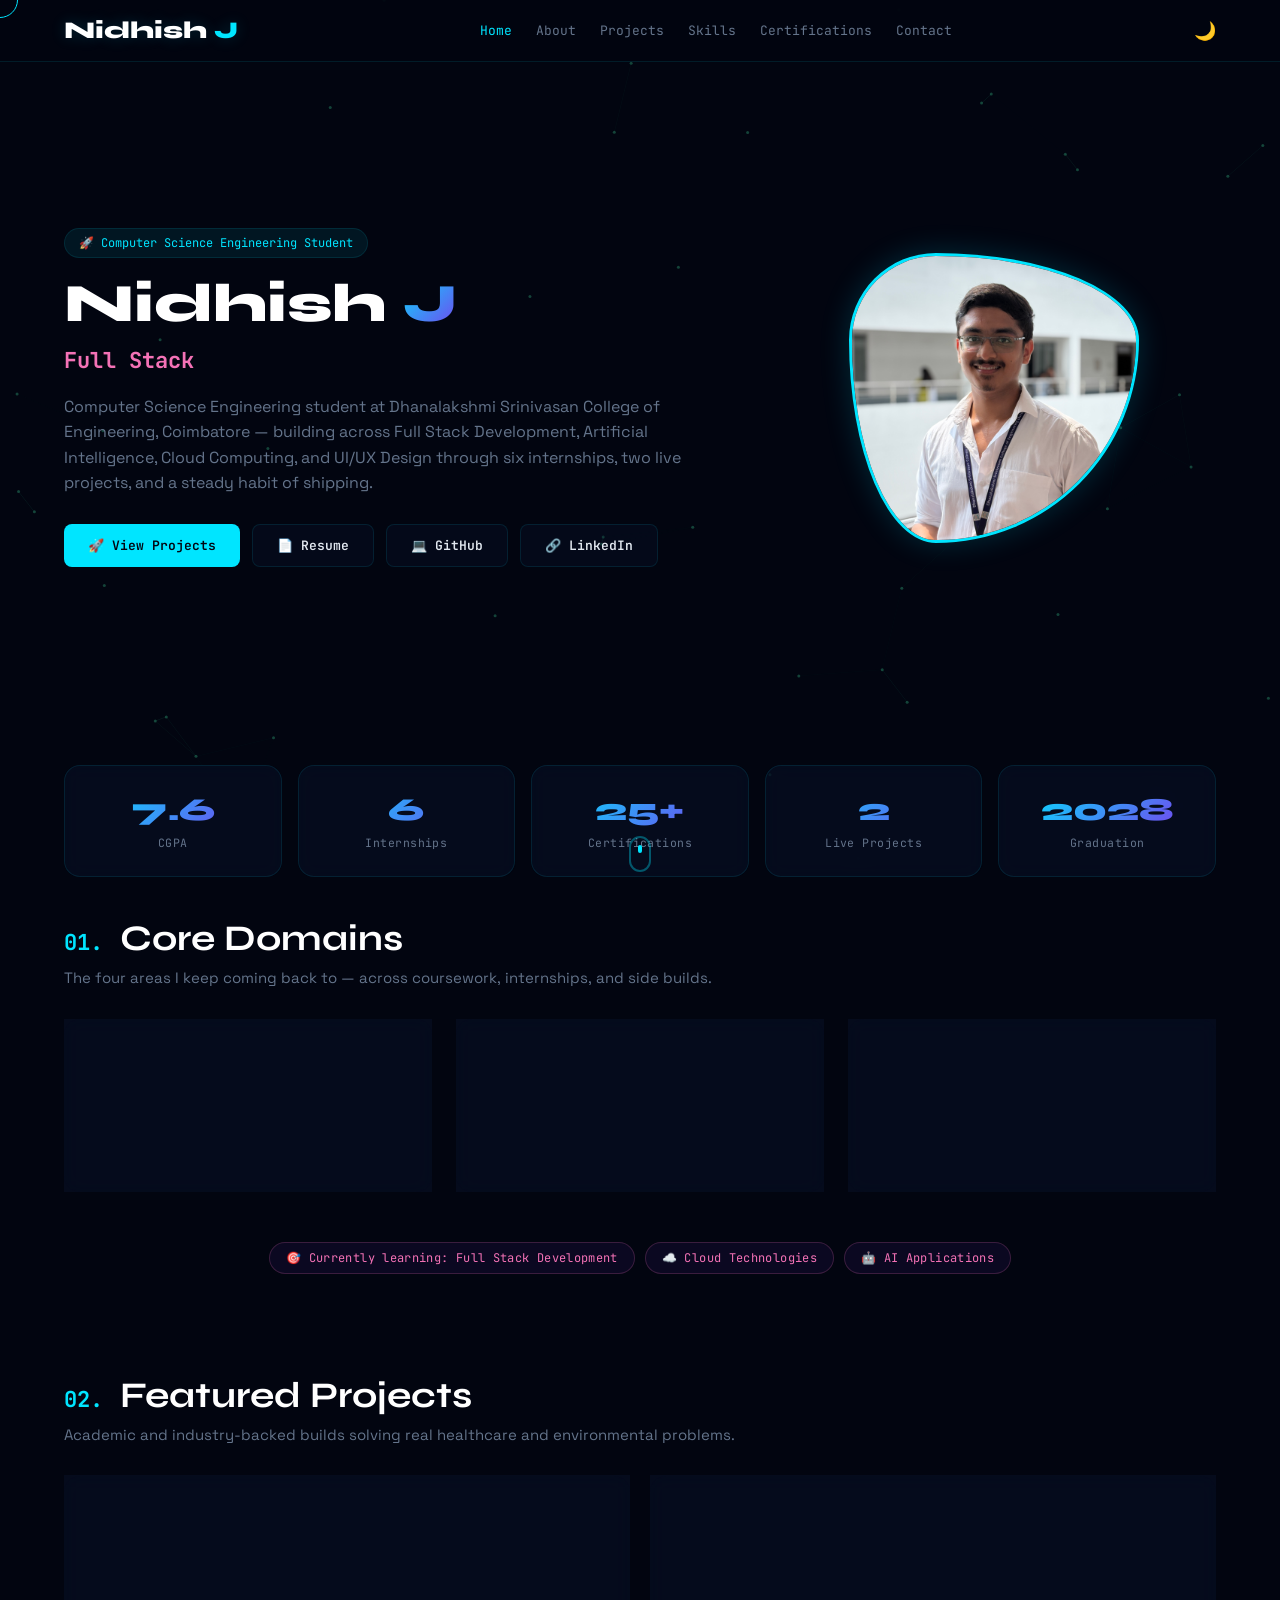
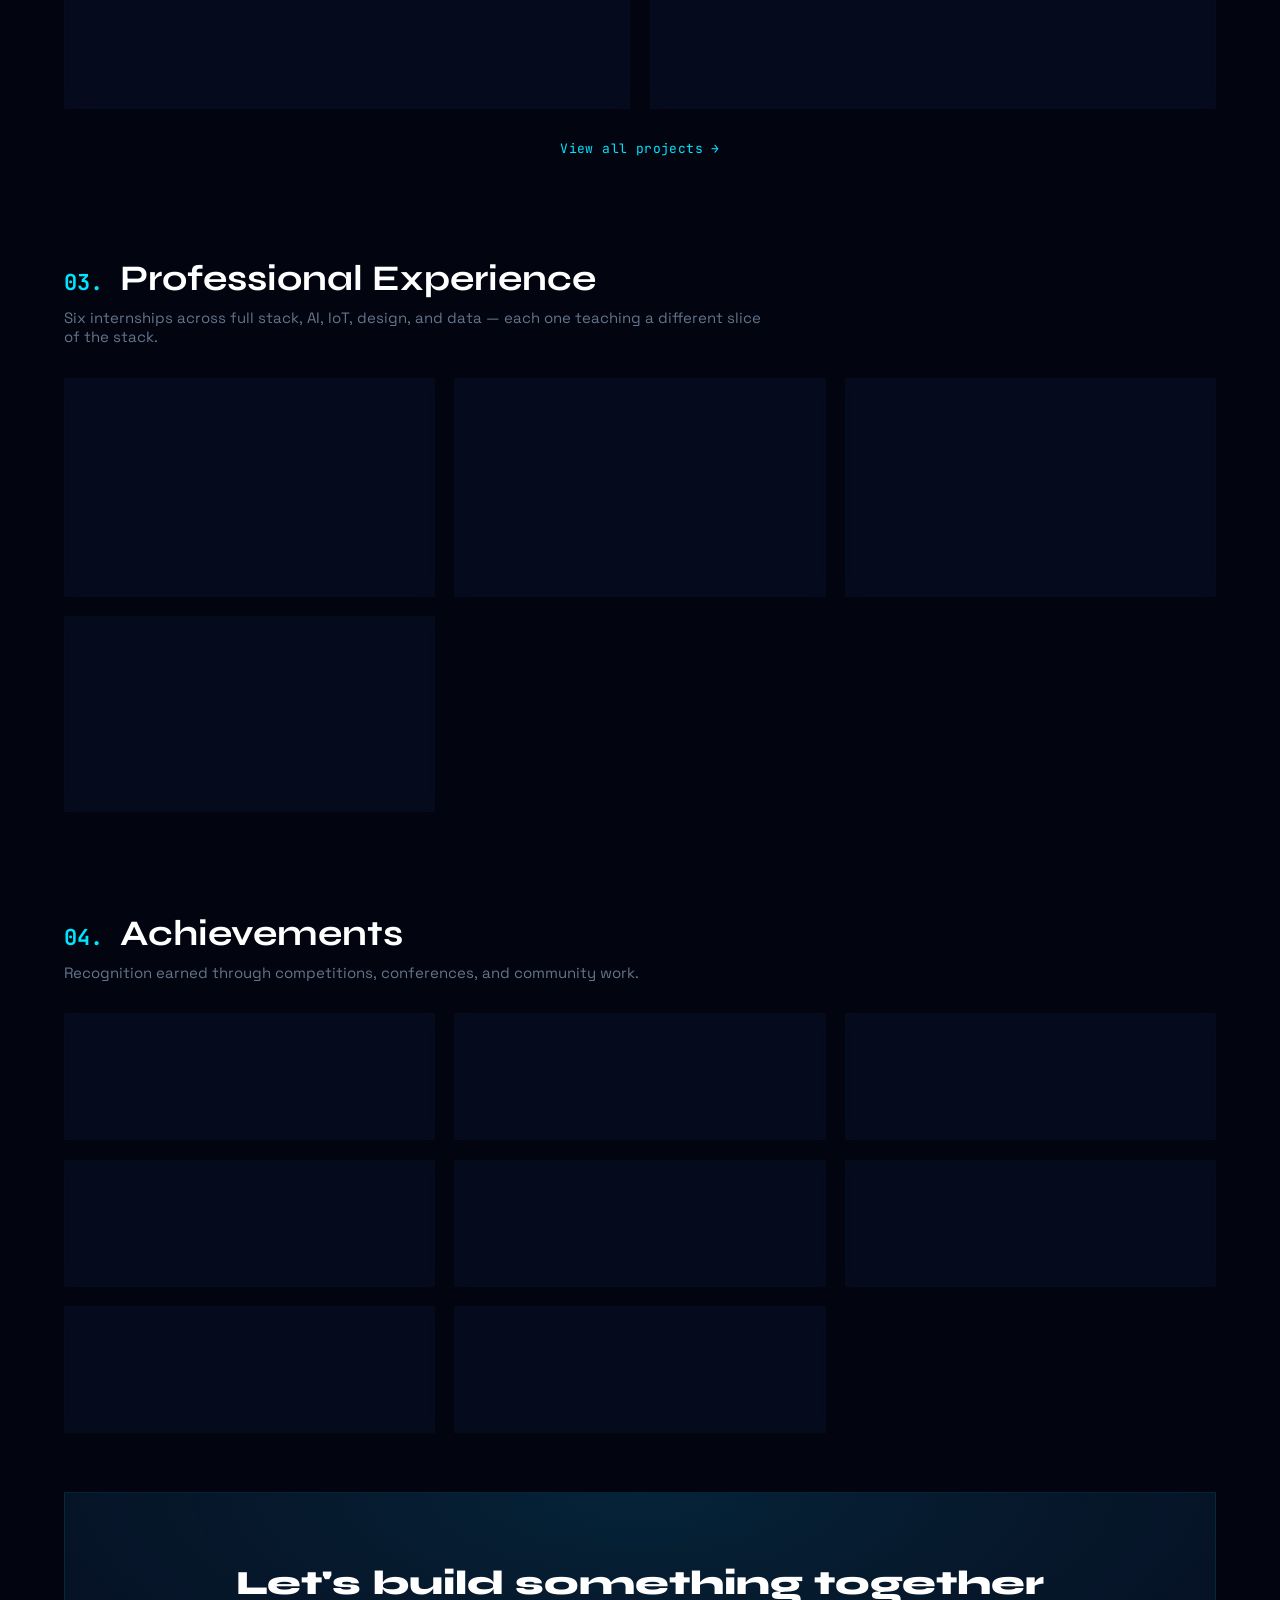
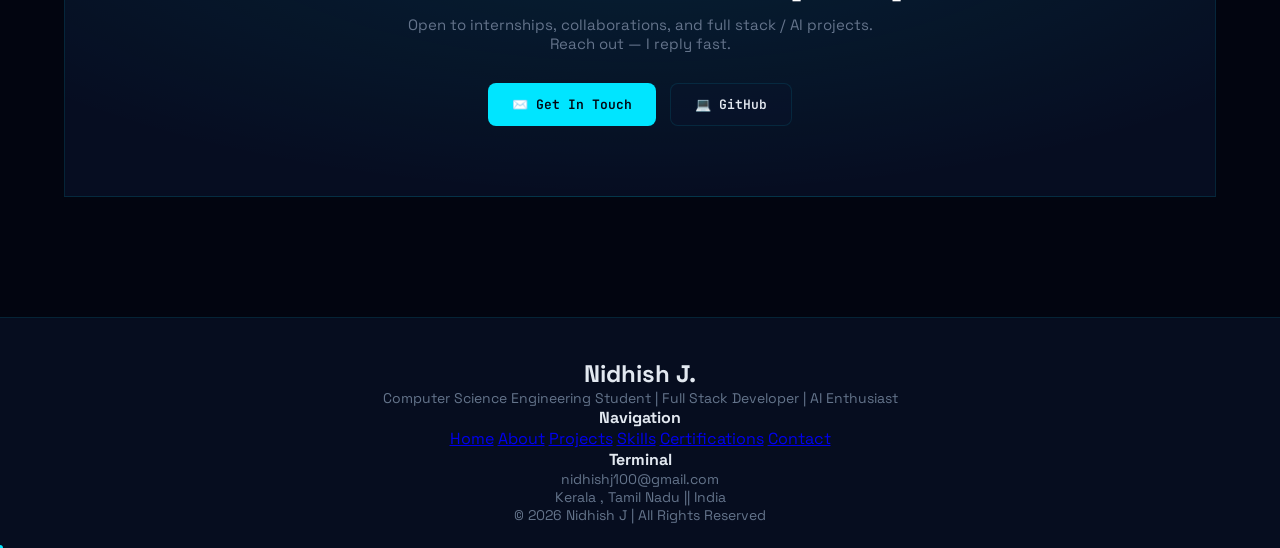
<file: index.html>
<!DOCTYPE html>
<html lang="en">
<head>
    <meta charset="UTF-8">
    <meta name="viewport" content="width=device-width, initial-scale=1.0">
    <title>Nidhish J | Computer Science Engineering Student | Full Stack Developer</title>
    <meta name="description" content="Portfolio of Nidhish J — Computer Science Engineering student building across Full Stack Development, AI, IoT, and Cloud Computing.">
    <link href="https://fonts.googleapis.com/css2?family=Space+Grotesk:wght@400;600;700&family=Poppins:wght@300;400;600&display=swap" rel="stylesheet">
    <link rel="stylesheet" href="css/style.css">
    <style>
        /* ── Home page specific styles ── */

        /* Quick stats strip under hero */
        .stat-strip {
            display: grid;
            grid-template-columns: repeat(auto-fit, minmax(140px, 1fr));
            gap: 16px;
            margin: 70px 0 0;
        }

        .stat-box {
            text-align: center;
            padding: 26px 16px;
        }

        .stat-box .stat-num {
            font-family: var(--font-display);
            font-size: 32px;
            font-weight: 800;
            background: linear-gradient(135deg, var(--accent), var(--accent2));
            -webkit-background-clip: text;
            background-clip: text;
            -webkit-text-fill-color: transparent;
            line-height: 1.1;
        }

        .stat-box .stat-label {
            margin-top: 8px;
            font-family: var(--font-mono);
            font-size: 11.5px;
            letter-spacing: 0.04em;
            color: var(--muted);
        }

        /* Scroll cue */
        .scroll-cue {
            position: absolute;
            bottom: 28px;
            left: 50%;
            transform: translateX(-50%);
            width: 22px;
            height: 36px;
            border: 2px solid rgba(0, 229, 255, 0.35);
            border-radius: 99px;
            display: flex;
            justify-content: center;
            padding-top: 7px;
        }

        .scroll-cue span {
            width: 4px;
            height: 8px;
            background: var(--accent);
            border-radius: 99px;
            animation: scrollDot 1.6s ease-in-out infinite;
        }

        @keyframes scrollDot {
            0%   { opacity: 1; transform: translateY(0); }
            70%  { opacity: 0; transform: translateY(12px); }
            100% { opacity: 0; transform: translateY(0); }
        }

        @media (max-width: 960px) {
            .scroll-cue { display: none; }
        }

        /* Focus pills row */
        .focus-pills {
            display: flex;
            flex-wrap: wrap;
            justify-content: center;
            gap: 10px;
            margin-top: 8px;
        }

        .focus-pills span {
            background: rgba(124, 58, 237, 0.08);
            color: var(--accent3);
            border: 1px solid rgba(244, 114, 182, 0.20);
            padding: 7px 16px;
            border-radius: 99px;
            font-family: var(--font-mono);
            font-size: 12px;
            letter-spacing: 0.03em;
        }

        /* Featured project tiles */
        .featured-project .project-top {
            display: flex;
            align-items: center;
            justify-content: space-between;
            margin-bottom: 14px;
        }

        .featured-project .project-status {
            font-family: var(--font-mono);
            font-size: 10.5px;
            letter-spacing: 0.06em;
            color: var(--accent);
            border: 1px solid rgba(0, 229, 255, 0.25);
            padding: 4px 10px;
            border-radius: 99px;
        }

        .featured-project h3 {
            font-size: 20px;
        }

        .featured-project p {
            margin-top: 4px;
        }

        .view-all-link {
            display: block;
            text-align: center;
            margin-top: 32px;
            font-family: var(--font-mono);
            font-size: 13px;
            color: var(--accent);
            text-decoration: none;
            letter-spacing: 0.03em;
            transition: var(--transition);
        }

        .view-all-link:hover {
            letter-spacing: 0.06em;
        }

        /* CTA banner */
        .cta-banner {
            position: relative;
            text-align: center;
            padding: 70px 32px;
            border-radius: var(--radius-lg);
            border: 1px solid var(--border);
            background:
                radial-gradient(ellipse 70% 100% at 50% 0%, rgba(0,229,255,0.10), transparent),
                rgba(11, 21, 48, 0.55);
            overflow: hidden;
        }

        .cta-banner::before {
            content: '';
            position: absolute;
            top: -1px; left: 50%; transform: translateX(-50%);
            width: 240px; height: 1px;
            background: linear-gradient(90deg, transparent, var(--accent), transparent);
        }

        .cta-title {
            font-family: var(--font-display);
            font-size: 34px;
            font-weight: 800;
            color: #fff;
            margin-bottom: 12px;
        }

        .cta-sub {
            color: var(--muted);
            max-width: 480px;
            margin: 0 auto 30px;
            font-size: 15px;
        }

        .cta-buttons {
            display: flex;
            gap: 14px;
            justify-content: center;
            flex-wrap: wrap;
        }
    </style>
</head>
<body>

    <canvas id="particles"></canvas>

    <header class="navbar">
        <div class="nav-container">

            <h1 class="logo glow">
                Nidhish <span class="dot">J</span>
            </h1>

            <nav>
                <a href="index.html" class="active">Home</a>
                <a href="about.html">About</a>
                <a href="projects.html">Projects</a>
                <a href="skills.html">Skills</a>
                <a href="certifications.html">Certifications</a>
                <a href="contact.html">Contact</a>
            </nav>

            <button id="themeToggle" class="theme-btn">
                🌙
            </button>

        </div>
    </header>

    <main>

        <section class="hero-section">
            <div class="container">

                <div class="hero-container">

                    <div class="hero-left">

                        <span class="badge">
                            🚀 Computer Science Engineering Student
                        </span>

                        <h1 class="main-title">
                            Nidhish <span class="highlight">J</span>
                        </h1>

                        <h2 class="typing-subtitle"></h2>

                        <p class="tagline">
                            Computer Science Engineering student at Dhanalakshmi Srinivasan College
                            of Engineering, Coimbatore — building across Full Stack Development,
                            Artificial Intelligence, Cloud Computing, and UI/UX Design through
                            six internships, two live projects, and a steady habit of shipping.
                        </p>

                        <div class="hero-cta">

                            <a href="projects.html" class="btn btn-primary">
                                🚀 View Projects
                            </a>

                            <a href="https://drive.google.com/file/d/1MDJvNUyQqDSdJSYIswV5mEea7pzrSSZ8/view?usp=sharing"
                               target="_blank"
                               class="btn btn-secondary">
                                📄 Resume
                            </a>

                            <a href="https://github.com/nidhishj100"
                               target="_blank"
                               class="btn btn-secondary">
                                💻 GitHub
                            </a>

                            <a href="https://www.linkedin.com/in/nidhishj100"
                               target="_blank"
                               class="btn btn-secondary">
                                🔗 LinkedIn
                            </a>

                        </div>

                    </div>

                    <div class="hero-right">

                        <div class="profile-frame">
                            <img src="nidhish-profile.jpg"
                                 alt="Nidhish J"
                                 class="profile-img">
                        </div>

                    </div>

                </div>

                <!-- Quick stats -->
                <div class="stat-strip">
                    <div class="pro-card stat-box">
                        <div class="stat-num">7.6</div>
                        <div class="stat-label">CGPA</div>
                    </div>
                    <div class="pro-card stat-box">
                        <div class="stat-num">6</div>
                        <div class="stat-label">Internships</div>
                    </div>
                    <div class="pro-card stat-box">
                        <div class="stat-num">25+</div>
                        <div class="stat-label">Certifications</div>
                    </div>
                    <div class="pro-card stat-box">
                        <div class="stat-num">2</div>
                        <div class="stat-label">Live Projects</div>
                    </div>
                    <div class="pro-card stat-box">
                        <div class="stat-num">2028</div>
                        <div class="stat-label">Graduation</div>
                    </div>
                </div>

            </div>

            <div class="scroll-cue"><span></span></div>
        </section>

        <section class="section">
            <div class="container">
                <h2 class="section-title"><span class="number">01.</span> Core Domains</h2>
                <p class="section-subtitle">
                    The four areas I keep coming back to — across coursework, internships, and side builds.
                </p>
                <div class="grid grid-3">
                    <div class="pro-card functional">
                        <div class="card-icon">🧠</div>
                        <h3>AI & Machine Learning</h3>
                        <p>Exploring intelligent systems and ML fundamentals, from predictive models to AI-assisted automation.</p>
                    </div>
                    <div class="pro-card functional">
                        <div class="card-icon">🌐</div>
                        <h3>IoT & Edge Computing</h3>
                        <p>Designing sensor networks, microcontroller pipelines, and live cloud-connected monitoring dashboards.</p>
                    </div>
                    <div class="pro-card functional">
                        <div class="card-icon">💻</div>
                        <h3>Full Stack Development</h3>
                        <p>Building end-to-end web platforms with HTML, CSS, JavaScript, Java, and Python — UI through to backend logic.</p>
                    </div>
                </div>

                <br><br>

                <div class="focus-pills">
                    <span>🎯 Currently learning: Full Stack Development</span>
                    <span>☁️ Cloud Technologies</span>
                    <span>🤖 AI Applications</span>
                </div>
            </div>
        </section>

        <section class="section">
            <div class="container">

                <h2 class="section-title"><span class="number">02.</span> Featured Projects</h2>
                <p class="section-subtitle">
                    Academic and industry-backed builds solving real healthcare and environmental problems.
                </p>

                <div class="grid">

                    <div class="pro-card featured-project">
                        <div class="project-top">
                            <div class="card-icon" style="margin-bottom:0;">💊</div>
                            <span class="project-status">Completed</span>
                        </div>
                        <h3>SafeRx Prescription Verifier</h3>
                        <p>An IBM-supported healthcare project that validates and verifies medical prescriptions to reduce errors, improve patient safety, and streamline clinical workflows.</p>
                        <div class="tech-tags">
                            <span>IBM</span>
                            <span>Healthcare</span>
                            <span>Web Application</span>
                            <span>AI</span>
                        </div>
                    </div>

                    <div class="pro-card featured-project">
                        <div class="project-top">
                            <div class="card-icon" style="margin-bottom:0;">🌳</div>
                            <span class="project-status">Completed</span>
                        </div>
                        <h3>Deforestation Detection Website</h3>
                        <p>A web-based environmental monitoring platform that identifies and tracks deforestation activity, built to raise awareness through accessible, data-driven visuals.</p>
                        <div class="tech-tags">
                            <span>HTML</span>
                            <span>CSS</span>
                            <span>JavaScript</span>
                            <span>Environmental Monitoring</span>
                        </div>
                    </div>

                </div>

                <a href="projects.html" class="view-all-link">View all projects →</a>

            </div>
        </section>

        <section class="section">
            <div class="container">

                <h2 class="section-title"><span class="number">03.</span> Professional Experience</h2>
                <p class="section-subtitle">
                    Six internships across full stack, AI, IoT, design, and data — each one teaching a different slice of the stack.
                </p>

                <div class="grid">

                    <div class="pro-card">
                        <div class="card-icon">🗄️</div>
                        <h3>Project Data Management Intern</h3>
                        <p>IGEN • 1 Year<br>Streamlined structured and unstructured dataset processing to support database integrity and rapid asset retrieval.</p>
                    </div>

                    <div class="pro-card">
                        <div class="card-icon">🎨</div>
                        <h3>UI/UX Design Intern</h3>
                        <p>Shrishti Campus Technopark • 15 Days<br>Engineered mid-to-high fidelity wireframes and interactive mobile prototypes using Figma.</p>
                    </div>

                    <div class="pro-card">
                        <div class="card-icon">🤖</div>
                        <h3>AI & Robotics Intern</h3>
                        <p>Robomatic, Coimbatore<br>Integrated ML algorithms with autonomous robotic hardware for automation and obstacle-evasion mapping.</p>
                    </div>

                    <div class="pro-card">
                        <div class="card-icon">📡</div>
                        <h3>IoT Intern</h3>
                        <p>Industrial Training Program<br>Built IoT automation systems across microcontroller architectures, sensor networks, and live cloud dashboards.</p>
                    </div>

                </div>

            </div>
        </section>

        <section class="section">
            <div class="container">

                <h2 class="section-title"><span class="number">04.</span> Achievements</h2>
                <p class="section-subtitle">
                    Recognition earned through competitions, conferences, and community work.
                </p>

                <div class="grid">

                    <div class="pro-card">
                        <div class="card-icon">🏆</div>
                        <h3>First Prize</h3>
                        <p>Paper Presentation</p>
                    </div>

                    <div class="pro-card">
                        <div class="card-icon">🏆</div>
                        <h3>First Prize</h3>
                        <p>Poster Presentation</p>
                    </div>

                    <div class="pro-card">
                        <div class="card-icon">🌍</div>
                        <h3>International Conference</h3>
                        <p>Participant</p>
                    </div>

                    <div class="pro-card">
                        <div class="card-icon">🎓</div>
                        <h3>National Conference</h3>
                        <p>Participant</p>
                    </div>

                    <div class="pro-card">
                        <div class="card-icon">⚡</div>
                        <h3>Hackathons</h3>
                        <p>2 Participations</p>
                    </div>

                    <div class="pro-card">
                        <div class="card-icon">☁️</div>
                        <h3>NPTEL</h3>
                        <p>Cloud Computing Certified</p>
                    </div>

                    <div class="pro-card">
                        <div class="card-icon">🧭</div>
                        <h3>Rajyapuraskar Award</h3>
                        <p>Governor Scouts & Guides</p>
                    </div>

                    <div class="pro-card">
                        <div class="card-icon">🤝</div>
                        <h3>IGEN</h3>
                        <p>Volunteer & Donor Member</p>
                    </div>

                </div>

            </div>
        </section>

        <section class="section" style="padding-top:0;">
            <div class="container">
                <div class="cta-banner">
                    <h2 class="cta-title">Let's build something together</h2>
                    <p class="cta-sub">Open to internships, collaborations, and full stack / AI projects. Reach out — I reply fast.</p>
                    <div class="cta-buttons">
                        <a href="contact.html" class="btn btn-primary">✉️ Get In Touch</a>
                        <a href="https://github.com/nidhishj100" target="_blank" class="btn btn-secondary">💻 GitHub</a>
                    </div>
                </div>
            </div>
        </section>

    </main>

    <footer class="footer">
        <div class="footer-container">
            <div class="footer-left">
                <h2>Nidhish J<span class="dot">.</span></h2>
                <p>Computer Science Engineering Student | Full Stack Developer | AI Enthusiast</p>
            </div>
            <div class="footer-center">
                <h4>Navigation</h4>
                <div class="footer-links">
                    <a href="index.html">Home</a>
                    <a href="about.html">About</a>
                    <a href="projects.html">Projects</a>
                    <a href="skills.html">Skills</a>
                    <a href="certifications.html">Certifications</a>
                    <a href="contact.html">Contact</a>
                </div>
            </div>
            <div class="footer-right">
                <h4>Terminal</h4>
                <p>nidhishj100@gmail.com</p>
                <p>Kerala , Tamil Nadu || India</p>
            </div>
        </div>
        <div class="footer-bottom">
            <p>&copy; 2026 Nidhish J | All Rights Reserved</p>
        </div>
    </footer>

    <script src="js/script.js"></script>
</body>
</html>
</file>
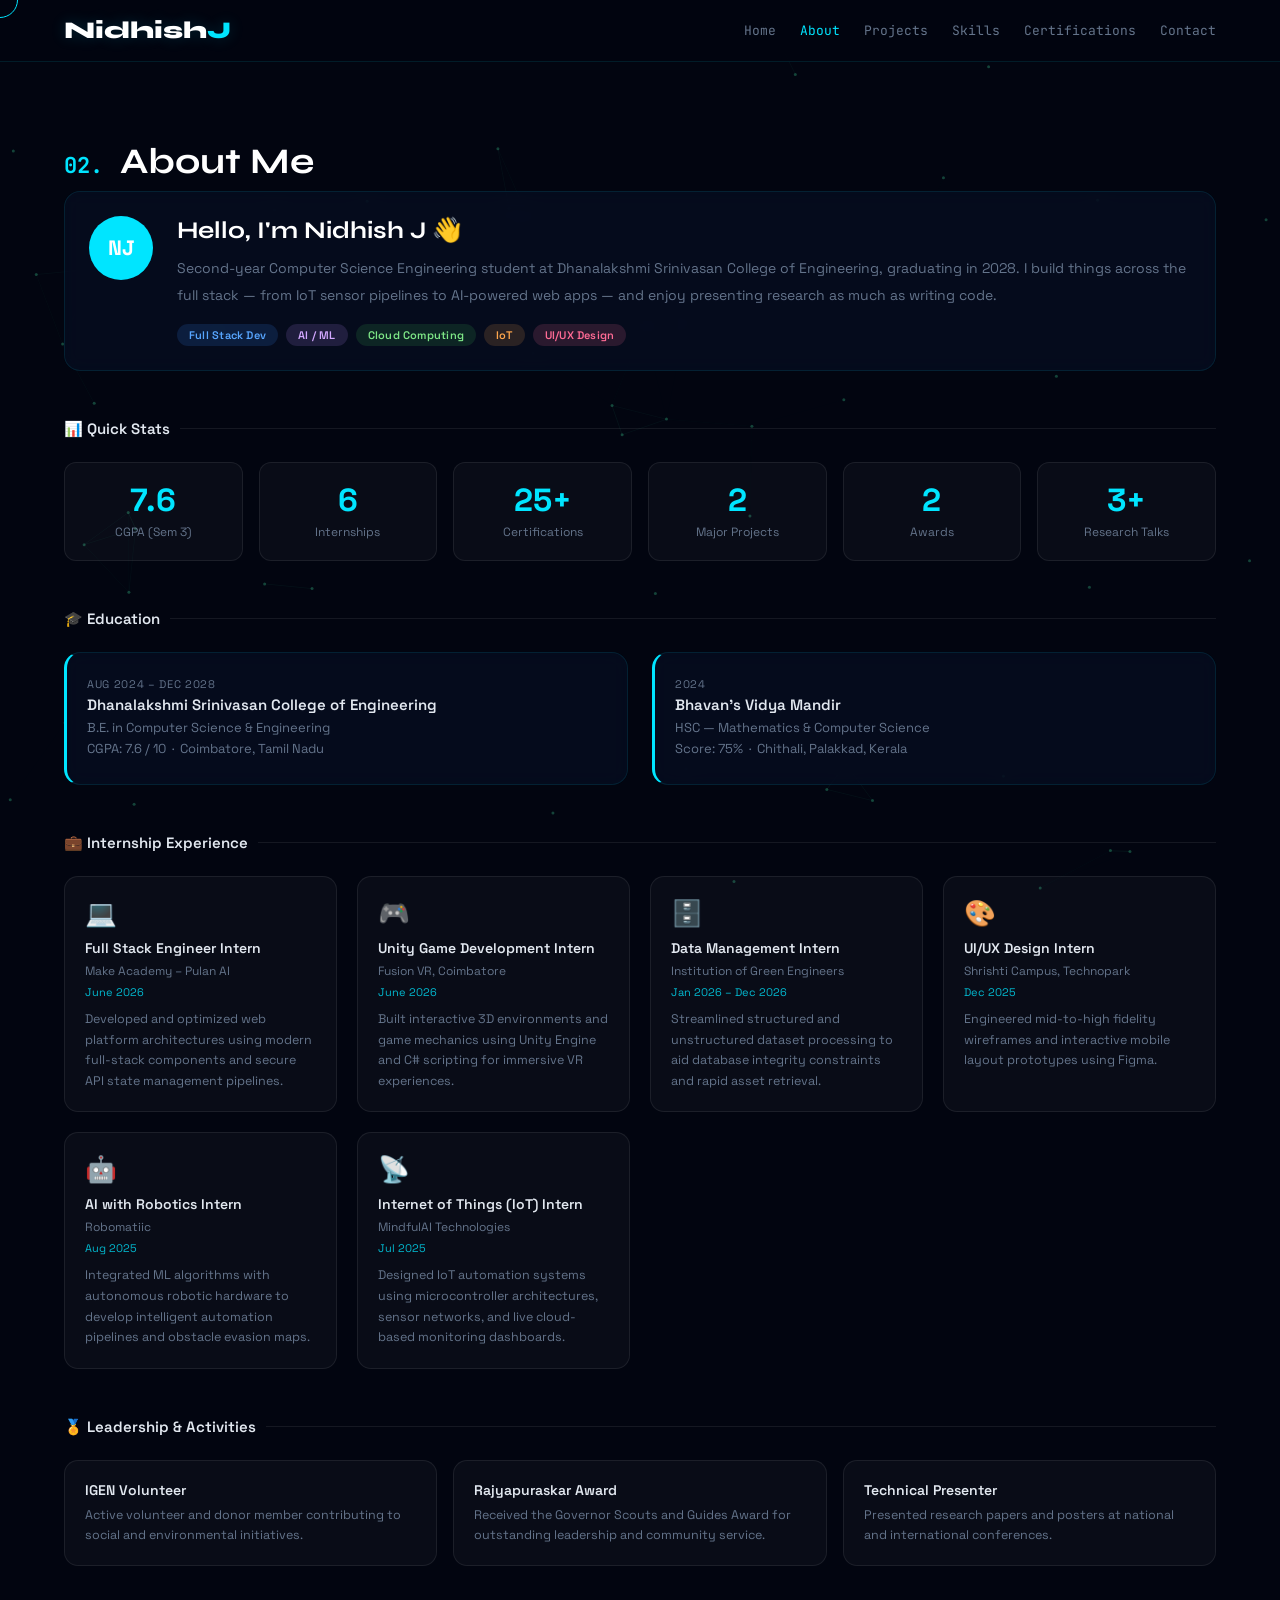
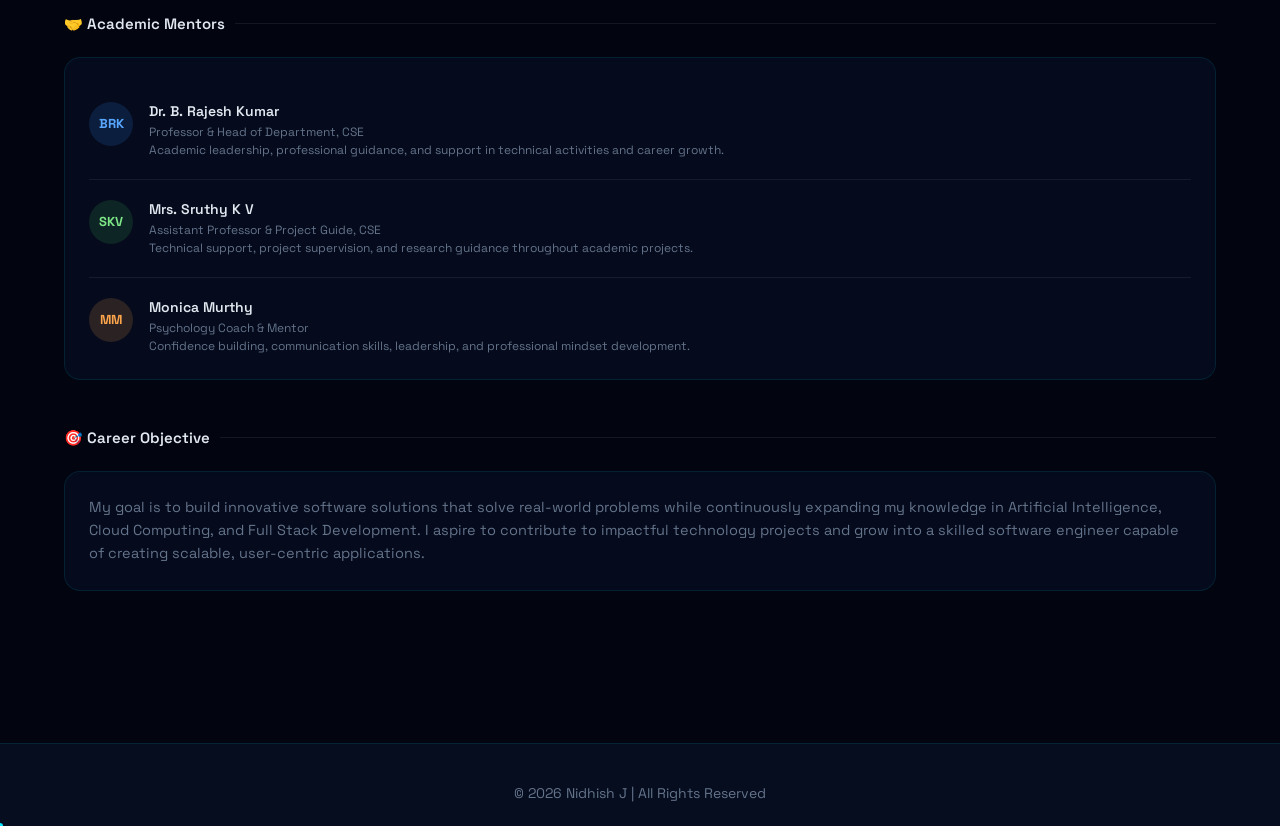
<file: about.html>
<!DOCTYPE html>
<html lang="en">
<head>
    <meta charset="UTF-8">
    <meta name="viewport" content="width=device-width, initial-scale=1.0">
    <title>About | Nidhish J</title>
    <link href="https://fonts.googleapis.com/css2?family=Space+Grotesk:wght@400;600;700&family=Poppins:wght@300;400;600&display=swap" rel="stylesheet">
    <link rel="stylesheet" href="css/style.css">
    <style>
        /* ── About page specific styles ── */
        .about-intro-card {
            display: flex;
            align-items: flex-start;
            gap: 1.5rem;
            margin-bottom: 3rem;
        }

        .avatar-circle {
            width: 64px;
            height: 64px;
            border-radius: 50%;
            background: var(--accent);
            display: flex;
            align-items: center;
            justify-content: center;
            font-size: 1.3rem;
            font-weight: 700;
            color: #fff;
            flex-shrink: 0;
        }

        .interest-tags {
            display: flex;
            flex-wrap: wrap;
            gap: 8px;
            margin-top: 1rem;
        }

        .tag {
            font-size: 11px;
            padding: 4px 12px;
            border-radius: 20px;
            font-family: 'Space Grotesk', sans-serif;
            font-weight: 600;
            letter-spacing: .02em;
        }

        /* ── Stats grid ── */
        .stats-grid {
            display: grid;
            grid-template-columns: repeat(auto-fit, minmax(120px, 1fr));
            gap: 1rem;
            margin-bottom: 3rem;
        }

        .stat-card {
            background: rgba(255,255,255,0.03);
            border: 1px solid rgba(255,255,255,0.08);
            border-radius: 12px;
            padding: 1.25rem 1rem;
            text-align: center;
            transition: transform 0.2s, border-color 0.2s;
        }

        .stat-card:hover {
            transform: translateY(-4px);
            border-color: var(--accent);
        }

        .stat-num {
            font-size: 2rem;
            font-weight: 700;
            font-family: 'Space Grotesk', sans-serif;
            color: var(--accent);
            line-height: 1.1;
        }

        .stat-label {
            font-size: 12px;
            color: var(--muted);
            margin-top: 6px;
        }

        /* ── Education ── */
        .edu-grid {
            display: grid;
            grid-template-columns: repeat(auto-fit, minmax(260px, 1fr));
            gap: 1.5rem;
            margin-bottom: 3rem;
        }

        .edu-card {
            border-left: 3px solid var(--accent);
            padding-left: 1.25rem;
        }

        .edu-year {
            font-size: 11px;
            font-family: 'Space Grotesk', sans-serif;
            color: var(--muted);
            letter-spacing: .06em;
            margin-bottom: 4px;
        }

        .edu-name {
            font-size: 15px;
            font-weight: 600;
            margin-bottom: 4px;
        }

        .edu-detail {
            font-size: 13px;
            color: var(--muted);
            line-height: 1.6;
        }

        /* ── Internships ── */
        .intern-grid {
            display: grid;
            grid-template-columns: repeat(auto-fit, minmax(260px, 1fr));
            gap: 1.25rem;
            margin-bottom: 3rem;
        }

        .intern-card {
            background: rgba(255,255,255,0.03);
            border: 1px solid rgba(255,255,255,0.08);
            border-radius: 14px;
            padding: 1.25rem;
            transition: transform 0.2s, border-color 0.2s;
            display: flex;
            flex-direction: column;
            gap: 6px;
        }

        .intern-card:hover {
            transform: translateY(-4px);
            border-color: var(--accent);
        }

        .intern-icon {
            font-size: 1.6rem;
            margin-bottom: 4px;
        }

        .intern-title {
            font-size: 14px;
            font-weight: 600;
        }

        .intern-org {
            font-size: 12px;
            color: var(--muted);
        }

        .intern-date {
            font-size: 11px;
            font-family: 'Space Grotesk', sans-serif;
            color: var(--accent);
            opacity: 0.8;
        }

        .intern-desc {
            font-size: 12.5px;
            color: var(--muted);
            line-height: 1.65;
            margin-top: 4px;
        }

        /* ── Mentors ── */
        .mentor-list {
            display: flex;
            flex-direction: column;
            gap: 0;
        }

        .mentor-item {
            display: flex;
            align-items: flex-start;
            gap: 1rem;
            padding: 1.25rem 0;
            border-bottom: 1px solid rgba(255,255,255,0.07);
        }

        .mentor-item:last-child {
            border-bottom: none;
            padding-bottom: 0;
        }

        .mentor-avatar {
            width: 44px;
            height: 44px;
            border-radius: 50%;
            display: flex;
            align-items: center;
            justify-content: center;
            font-size: 13px;
            font-weight: 700;
            flex-shrink: 0;
        }

        .mentor-name {
            font-size: 14px;
            font-weight: 600;
            margin-bottom: 3px;
        }

        .mentor-role {
            font-size: 12px;
            color: var(--muted);
            line-height: 1.5;
        }

        /* ── Leadership chips ── */
        .leadership-grid {
            display: grid;
            grid-template-columns: repeat(auto-fit, minmax(200px, 1fr));
            gap: 1rem;
            margin-bottom: 3rem;
        }

        .leadership-card {
            background: rgba(255,255,255,0.03);
            border: 1px solid rgba(255,255,255,0.08);
            border-radius: 14px;
            padding: 1.25rem;
        }

        .leadership-card h3 {
            font-size: 14px;
            font-weight: 600;
            margin-bottom: 6px;
        }

        .leadership-card p {
            font-size: 12.5px;
            color: var(--muted);
            line-height: 1.6;
        }

        /* ── Section heading ── */
        .section-heading {
            display: flex;
            align-items: center;
            gap: 10px;
            margin-bottom: 1.5rem;
            font-size: 15px;
            font-weight: 600;
            font-family: 'Space Grotesk', sans-serif;
        }

        .section-heading::after {
            content: '';
            flex: 1;
            height: 1px;
            background: rgba(255,255,255,0.08);
        }

        /* ── Career objective ── */
        .objective-text {
            font-size: 14px;
            line-height: 1.9;
            color: var(--muted);
        }
    </style>
</head>
<body>
    <canvas id="particles"></canvas>

    <header class="navbar">
        <div class="nav-container">
            <h1 class="logo glow">Nidhish<span class="dot">J</span></h1>
            <nav>
                <a href="index.html">Home</a>
                <a href="about.html" class="active">About</a>
                <a href="projects.html">Projects</a>
                <a href="skills.html">Skills</a>
                <a href="certifications.html">Certifications</a>
                <a href="contact.html">Contact</a>
            </nav>
        </div>
    </header>

    <main class="section">
        <div class="container">

            <!-- ── Page title ── -->
            <h1 class="page-title">
                <span class="number">02.</span> About Me
            </h1>

            <!-- ── Intro ── -->
            <div class="pro-card about-intro-card">
                <div class="avatar-circle">NJ</div>
                <div>
                    <h2 style="margin-bottom: 10px;">Hello, I'm Nidhish J 👋</h2>
                    <p style="font-size: 14px; line-height: 1.9; color: var(--muted);">
                        Second-year Computer Science Engineering student at Dhanalakshmi Srinivasan College of Engineering, graduating in 2028.
                        I build things across the full stack — from IoT sensor pipelines to AI-powered web apps —
                        and enjoy presenting research as much as writing code.
                    </p>
                    <div class="interest-tags">
                        <span class="tag" style="background: rgba(56,139,253,0.15); color: #58a6ff;">Full Stack Dev</span>
                        <span class="tag" style="background: rgba(188,140,255,0.15); color: #d2a8ff;">AI / ML</span>
                        <span class="tag" style="background: rgba(63,185,80,0.15); color: #7ee787;">Cloud Computing</span>
                        <span class="tag" style="background: rgba(255,166,77,0.15); color: #ffa64d;">IoT</span>
                        <span class="tag" style="background: rgba(255,107,149,0.15); color: #ff6b95;">UI/UX Design</span>
                    </div>
                </div>
            </div>

            <!-- ── Stats ── -->
            <div class="section-heading">📊 Quick Stats</div>
            <div class="stats-grid">
                <div class="stat-card"><div class="stat-num">7.6</div><div class="stat-label">CGPA (Sem 3)</div></div>
                <div class="stat-card"><div class="stat-num">6</div><div class="stat-label">Internships</div></div>
                <div class="stat-card"><div class="stat-num">25+</div><div class="stat-label">Certifications</div></div>
                <div class="stat-card"><div class="stat-num">2</div><div class="stat-label">Major Projects</div></div>
                <div class="stat-card"><div class="stat-num">2</div><div class="stat-label">Awards</div></div>
                <div class="stat-card"><div class="stat-num">3+</div><div class="stat-label">Research Talks</div></div>
            </div>

            <!-- ── Education ── -->
            <div class="section-heading">🎓 Education</div>
            <div class="edu-grid">
                <div class="pro-card edu-card">
                    <div class="edu-year">AUG 2024 – DEC 2028</div>
                    <div class="edu-name">Dhanalakshmi Srinivasan College of Engineering</div>
                    <div class="edu-detail">B.E. in Computer Science & Engineering</div>
                    <div class="edu-detail">CGPA: 7.6 / 10 &nbsp;·&nbsp; Coimbatore, Tamil Nadu</div>
                </div>
                <div class="pro-card edu-card">
                    <div class="edu-year">2024</div>
                    <div class="edu-name">Bhavan's Vidya Mandir</div>
                    <div class="edu-detail">HSC — Mathematics & Computer Science</div>
                    <div class="edu-detail">Score: 75% &nbsp;·&nbsp; Chithali, Palakkad, Kerala</div>
                </div>
            </div>

            <!-- ── Internships ── -->
            <div class="section-heading">💼 Internship Experience</div>
            <div class="intern-grid">

                <div class="intern-card">
                    <div class="intern-icon">💻</div>
                    <div class="intern-title">Full Stack Engineer Intern</div>
                    <div class="intern-org">Make Academy – Pulan AI</div>
                    <div class="intern-date">June 2026</div>
                    <div class="intern-desc">Developed and optimized web platform architectures using modern full-stack components and secure API state management pipelines.</div>
                </div>

                <div class="intern-card">
                    <div class="intern-icon">🎮</div>
                    <div class="intern-title">Unity Game Development Intern</div>
                    <div class="intern-org">Fusion VR, Coimbatore</div>
                    <div class="intern-date">June 2026</div>
                    <div class="intern-desc">Built interactive 3D environments and game mechanics using Unity Engine and C# scripting for immersive VR experiences.</div>
                </div>

                <div class="intern-card">
                    <div class="intern-icon">🗄️</div>
                    <div class="intern-title">Data Management Intern</div>
                    <div class="intern-org">Institution of Green Engineers</div>
                    <div class="intern-date">Jan 2026 – Dec 2026</div>
                    <div class="intern-desc">Streamlined structured and unstructured dataset processing to aid database integrity constraints and rapid asset retrieval.</div>
                </div>

                <div class="intern-card">
                    <div class="intern-icon">🎨</div>
                    <div class="intern-title">UI/UX Design Intern</div>
                    <div class="intern-org">Shrishti Campus, Technopark</div>
                    <div class="intern-date">Dec 2025</div>
                    <div class="intern-desc">Engineered mid-to-high fidelity wireframes and interactive mobile layout prototypes using Figma.</div>
                </div>

                <div class="intern-card">
                    <div class="intern-icon">🤖</div>
                    <div class="intern-title">AI with Robotics Intern</div>
                    <div class="intern-org">Robomatiic</div>
                    <div class="intern-date">Aug 2025</div>
                    <div class="intern-desc">Integrated ML algorithms with autonomous robotic hardware to develop intelligent automation pipelines and obstacle evasion maps.</div>
                </div>

                <div class="intern-card">
                    <div class="intern-icon">📡</div>
                    <div class="intern-title">Internet of Things (IoT) Intern</div>
                    <div class="intern-org">MindfulAI Technologies</div>
                    <div class="intern-date">Jul 2025</div>
                    <div class="intern-desc">Designed IoT automation systems using microcontroller architectures, sensor networks, and live cloud-based monitoring dashboards.</div>
                </div>

            </div>

            <!-- ── Leadership ── -->
            <div class="section-heading">🏅 Leadership & Activities</div>
            <div class="leadership-grid">
                <div class="leadership-card">
                    <h3>IGEN Volunteer</h3>
                    <p>Active volunteer and donor member contributing to social and environmental initiatives.</p>
                </div>
                <div class="leadership-card">
                    <h3>Rajyapuraskar Award</h3>
                    <p>Received the Governor Scouts and Guides Award for outstanding leadership and community service.</p>
                </div>
                <div class="leadership-card">
                    <h3>Technical Presenter</h3>
                    <p>Presented research papers and posters at national and international conferences.</p>
                </div>
            </div>

            <!-- ── Mentors ── -->
            <div class="section-heading">🤝 Academic Mentors</div>
            <div class="pro-card" style="margin-bottom: 3rem;">
                <div class="mentor-list">

                    <div class="mentor-item">
                        <div class="mentor-avatar" style="background: rgba(56,139,253,0.15); color: #58a6ff;">BRK</div>
                        <div>
                            <div class="mentor-name">Dr. B. Rajesh Kumar</div>
                            <div class="mentor-role">Professor & Head of Department, CSE<br>Academic leadership, professional guidance, and support in technical activities and career growth.</div>
                        </div>
                    </div>

                    <div class="mentor-item">
                        <div class="mentor-avatar" style="background: rgba(63,185,80,0.15); color: #7ee787;">SKV</div>
                        <div>
                            <div class="mentor-name">Mrs. Sruthy K V</div>
                            <div class="mentor-role">Assistant Professor & Project Guide, CSE<br>Technical support, project supervision, and research guidance throughout academic projects.</div>
                        </div>
                    </div>

                    <div class="mentor-item">
                        <div class="mentor-avatar" style="background: rgba(255,166,77,0.15); color: #ffa64d;">MM</div>
                        <div>
                            <div class="mentor-name">Monica Murthy</div>
                            <div class="mentor-role">Psychology Coach & Mentor<br>Confidence building, communication skills, leadership, and professional mindset development.</div>
                        </div>
                    </div>

                </div>
            </div>

            <!-- ── Career Objective ── -->
            <div class="section-heading">🎯 Career Objective</div>
            <div class="pro-card" style="margin-bottom: 2rem;">
                <p class="objective-text">
                    My goal is to build innovative software solutions that solve real-world problems while continuously expanding
                    my knowledge in Artificial Intelligence, Cloud Computing, and Full Stack Development.
                    I aspire to contribute to impactful technology projects and grow into a skilled software engineer
                    capable of creating scalable, user-centric applications.
                </p>
            </div>

        </div>
    </main>

    <footer class="footer">
        <p>&copy; 2026 Nidhish J | All Rights Reserved</p>
    </footer>

    <script src="js/script.js"></script>
</body>
</html>
</file>
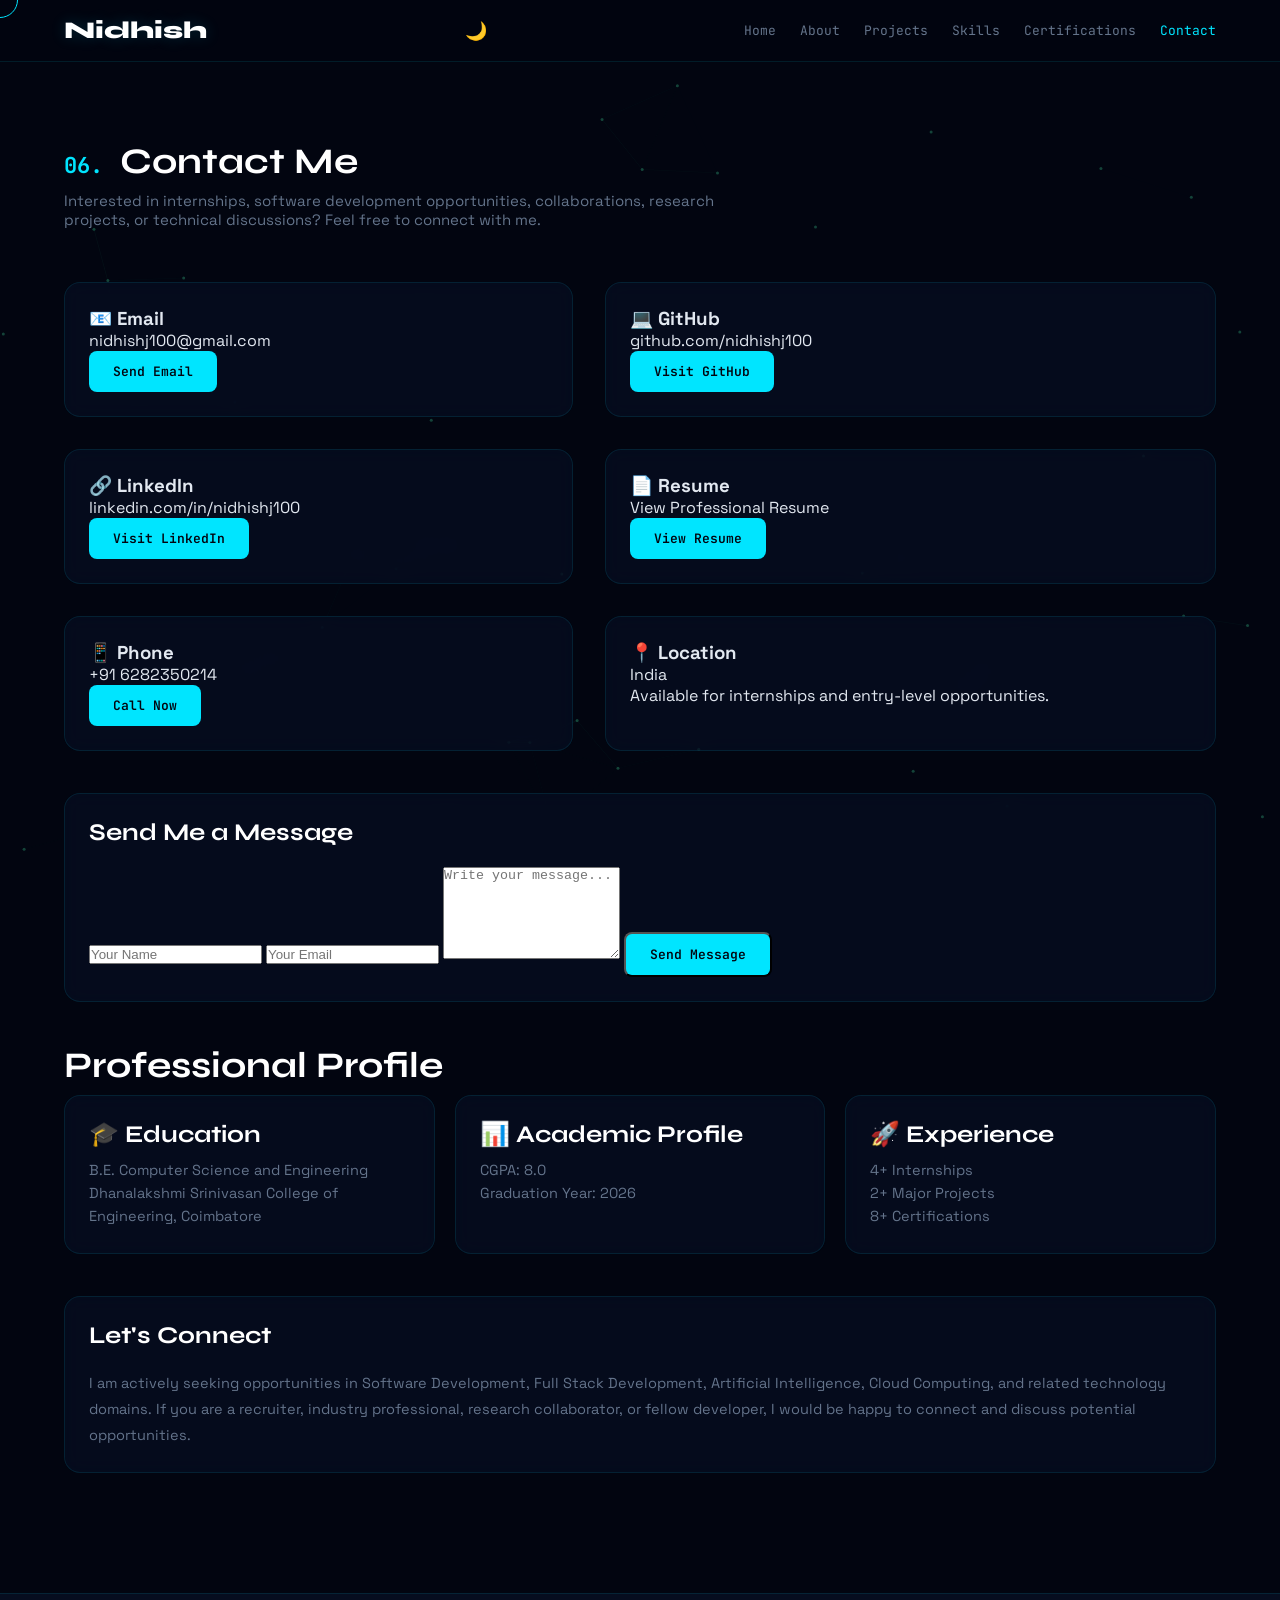
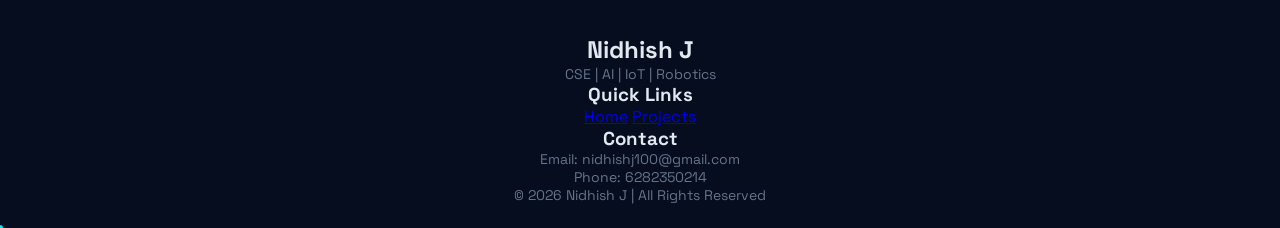
<file: contact.html>
<!DOCTYPE html>
<html>
<head>
<meta charset="UTF-8">
  <meta name="viewport" content="width=device-width, initial-scale=1.0">
<title>Contact | Nidhish J</title>

<link href="https://fonts.googleapis.com/css2?family=Poppins:wght@300;600&display=swap" rel="stylesheet">
<link rel="stylesheet" href="css/style.css">
</head>

<body>

<canvas id="particles"></canvas>

<header class="navbar">
<div class="nav-container">

<h1 class="logo glow">Nidhish</h1>

<button id="themeToggle" class="theme-btn">
🌙
</button>

<nav>
<a href="index.html">Home</a>
<a href="about.html">About</a>
<a href="projects.html">Projects</a>
<a href="skills.html">Skills</a>
<a href="certifications.html">Certifications</a>
<a href="contact.html" class="active">Contact</a>
</nav>

</div>
</header>

<section class="section">

<div class="container">

<h1 class="page-title">
<span class="number">06.</span> Contact Me
</h1>

<p class="section-subtitle">

Interested in internships, software development opportunities, collaborations, research projects, or technical discussions? Feel free to connect with me.

</p>

<br>

<div class="contact-container">

<div class="contact-card">
<h3>📧 Email</h3>
<p>nidhishj100@gmail.com</p>
<a href="mailto:nidhishj100@gmail.com" class="btn btn-primary">
Send Email
</a>
</div>

<div class="contact-card">
<h3>💻 GitHub</h3>
<p>github.com/nidhishj100</p>
<a href="https://github.com/nidhishj100"
target="_blank"
class="btn btn-primary">
Visit GitHub
</a>
</div>

<div class="contact-card">
<h3>🔗 LinkedIn</h3>
<p>linkedin.com/in/nidhishj100</p>
<a href="https://www.linkedin.com/in/nidhishj100"
target="_blank"
class="btn btn-primary">
Visit LinkedIn
</a>
</div>

<div class="contact-card">
<h3>📄 Resume</h3>
<p>View Professional Resume</p>
<a href="https://drive.google.com/file/d/1MDJvNUyQqDSdJSYIswV5mEea7pzrSSZ8/view?usp=sharing"
target="_blank"
class="btn btn-primary">
View Resume
</a>
</div>

<div class="contact-card">
<h3>📱 Phone</h3>
<p>+91 6282350214</p>
<a href="tel:+916282350214"
class="btn btn-primary">
Call Now
</a>
</div>

<div class="contact-card">
<h3>📍 Location</h3>
<p>India</p>
<p>Available for internships and entry-level opportunities.</p>
</div>

</div>

<br><br>
<div class="pro-card">

<h2 style="margin-bottom:20px;">
Send Me a Message
</h2>
<form id="contactForm">

<input
id="name"
type="text"
placeholder="Your Name"
required
>

<input
id="email"
type="email"
placeholder="Your Email"
required
>

<textarea
id="message"
placeholder="Write your message..."
rows="6"
required>
</textarea>

<button
type="submit"
class="btn btn-primary">
Send Message
</button>

</form>

</div>

<br><br>
<h2 class="section-title">
Professional Profile
</h2>

<div class="grid">

<div class="pro-card">
<h2>🎓 Education</h2>
<p>
B.E. Computer Science and Engineering
<br>
Dhanalakshmi Srinivasan College of Engineering, Coimbatore
</p>
</div>

<div class="pro-card">
<h2>📊 Academic Profile</h2>
<p>
CGPA: 8.0
<br>
Graduation Year: 2026
</p>
</div>

<div class="pro-card">
<h2>🚀 Experience</h2>
<p>
4+ Internships
<br>
2+ Major Projects
<br>
8+ Certifications
</p>
</div>

</div>

<br><br>

<div class="pro-card">

<h2>Let's Connect</h2>

<p style="margin-top:20px; line-height:1.8; color:var(--muted);">

I am actively seeking opportunities in Software Development,
Full Stack Development, Artificial Intelligence,
Cloud Computing, and related technology domains.

If you are a recruiter, industry professional,
research collaborator, or fellow developer,
I would be happy to connect and discuss potential opportunities.

</p>

</div>

</div>

</section>
<footer class="footer">
<div class="footer-container">
<div>
<h2>Nidhish J</h2>
<p>CSE | AI | IoT | Robotics</p>
</div>

<div>
<h3>Quick Links</h3>
<a href="index.html">Home</a>
<a href="projects.html">Projects</a>
</div>

<div>
<h3>Contact</h3>
<p>Email: nidhishj100@gmail.com</p>
<p>Phone: 6282350214</p>
</div>
</div>

<p class="copy">© 2026 Nidhish J | All Rights Reserved</p>
</footer>

<script src="js/script.js"></script>
</body>
</html>
</file>
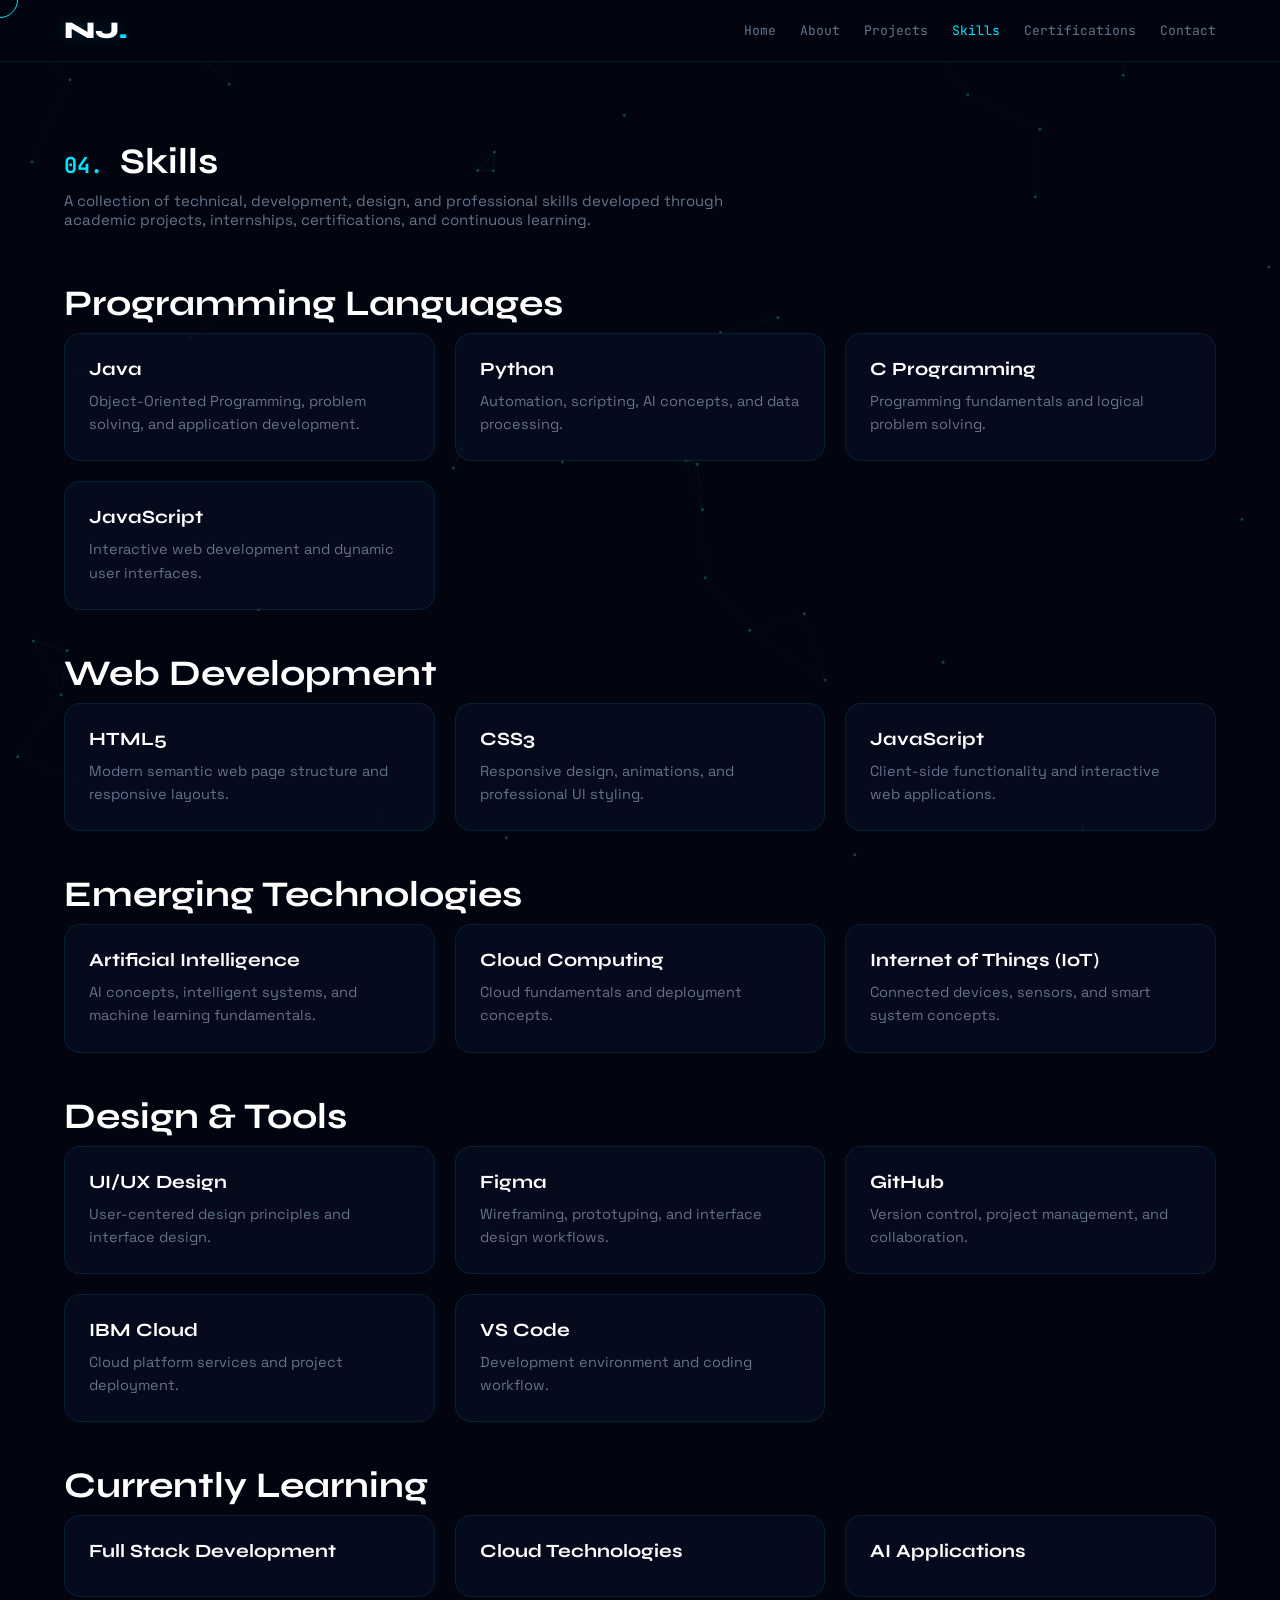
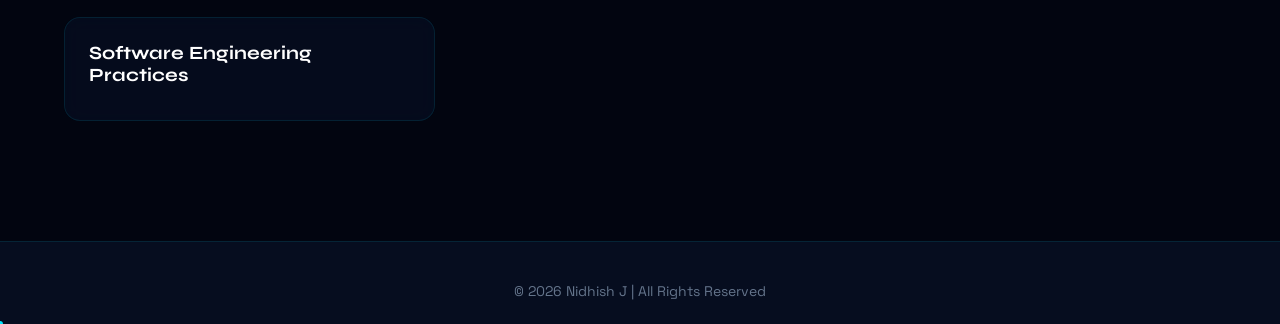
<file: skills.html>
<!DOCTYPE html>
<html lang="en">
<head>
    <meta charset="UTF-8">
    <meta name="viewport" content="width=device-width, initial-scale=1.0">
    <title>Skills | Nidhish J</title>
    <link href="https://fonts.googleapis.com/css2?family=Space+Grotesk:wght@400;600;700&family=Poppins:wght@300;400;600&display=swap" rel="stylesheet">
    <link rel="stylesheet" href="css/style.css">
</head>
<body>
    <canvas id="particles"></canvas>

    <header class="navbar">
        <div class="nav-container">
            <h1 class="logo glow">NJ<span class="dot">.</span></h1>
            <nav>
                <a href="index.html">Home</a>
                <a href="about.html">About</a>
                <a href="projects.html">Projects</a>
                <a href="skills.html" class="active">Skills</a>
                <a href="certifications.html">Certifications</a>
                <a href="contact.html">Contact</a>
            </nav>
        </div>
    </header>

    <main class="section">

<div class="container">

<h1 class="page-title">
<span class="number">04.</span> Skills
</h1>

<p class="section-subtitle">

A collection of technical, development, design, and professional skills developed through academic projects, internships, certifications, and continuous learning.

</p>

<br>

<h2 class="section-title">Programming Languages</h2>

<div class="grid">

<div class="pro-card">
<h3>Java</h3>
<p>Object-Oriented Programming, problem solving, and application development.</p>
</div>

<div class="pro-card">
<h3>Python</h3>
<p>Automation, scripting, AI concepts, and data processing.</p>
</div>

<div class="pro-card">
<h3>C Programming</h3>
<p>Programming fundamentals and logical problem solving.</p>
</div>

<div class="pro-card">
<h3>JavaScript</h3>
<p>Interactive web development and dynamic user interfaces.</p>
</div>

</div>

<br><br>

<h2 class="section-title">Web Development</h2>

<div class="grid">

<div class="pro-card">
<h3>HTML5</h3>
<p>Modern semantic web page structure and responsive layouts.</p>
</div>

<div class="pro-card">
<h3>CSS3</h3>
<p>Responsive design, animations, and professional UI styling.</p>
</div>

<div class="pro-card">
<h3>JavaScript</h3>
<p>Client-side functionality and interactive web applications.</p>
</div>

</div>

<br><br>

<h2 class="section-title">Emerging Technologies</h2>

<div class="grid">

<div class="pro-card">
<h3>Artificial Intelligence</h3>
<p>AI concepts, intelligent systems, and machine learning fundamentals.</p>
</div>

<div class="pro-card">
<h3>Cloud Computing</h3>
<p>Cloud fundamentals and deployment concepts.</p>
</div>

<div class="pro-card">
<h3>Internet of Things (IoT)</h3>
<p>Connected devices, sensors, and smart system concepts.</p>
</div>

</div>

<br><br>

<h2 class="section-title">Design & Tools</h2>

<div class="grid">

<div class="pro-card">
<h3>UI/UX Design</h3>
<p>User-centered design principles and interface design.</p>
</div>

<div class="pro-card">
<h3>Figma</h3>
<p>Wireframing, prototyping, and interface design workflows.</p>
</div>

<div class="pro-card">
<h3>GitHub</h3>
<p>Version control, project management, and collaboration.</p>
</div>

<div class="pro-card">
<h3>IBM Cloud</h3>
<p>Cloud platform services and project deployment.</p>
</div>

<div class="pro-card">
<h3>VS Code</h3>
<p>Development environment and coding workflow.</p>
</div>

</div>

<br><br>

<h2 class="section-title">Currently Learning</h2>

<div class="grid">

<div class="pro-card">
<h3>Full Stack Development</h3>
</div>

<div class="pro-card">
<h3>Cloud Technologies</h3>
</div>

<div class="pro-card">
<h3>AI Applications</h3>
</div>

<div class="pro-card">
<h3>Software Engineering Practices</h3>
</div>

</div>

</div>

</main>

    <footer class="footer">
        <p>&copy; 2026 Nidhish J | All Rights Reserved</p>
    </footer>

    <script src="js/script.js"></script>
</body>
</html>
</file>
<file: css/style.css>
/* ============================================================
   NIDHISH J — COMPLETE PORTFOLIO CORE ARCHITECTURE
   ============================================================ */

@import url('https://fonts.googleapis.com/css2?family=Space+Grotesk:wght@300;400;500;600;700&family=Syne:wght@700;800&family=JetBrains+Mono:wght@400;600&display=swap');

/* ── VARIABLE SYSTEM ── */
:root {
  --bg:        #020510;
  --bg-2:      #060d1f;
  --card:      #0b1530;
  --card-hov:  #0f1f40;
  --accent:    #00e5ff;
  --accent2:   #7c3aed;
  --accent3:   #f472b6;
  --text:      #e2e8f0;
  --muted:     #64748b;
  --border:    rgba(0, 229, 255, 0.10);
  --glow:      rgba(0, 229, 255, 0.18);
  --glow2:     rgba(124, 58, 237, 0.18);

  --font-display: 'Syne', sans-serif;
  --font-body:    'Space Grotesk', sans-serif;
  --font-mono:    'JetBrains Mono', monospace;
  --transition:   0.38s cubic-bezier(0.4, 0, 0.2, 1);
}

[data-theme="light"] {
  --bg:        #f8fafc;
  --bg-2:      #f1f5f9;
  --card:      #ffffff;
  --card-hov:  #f8fafc;
  --accent:    #0ea5e9;
  --accent2:   #6d28d9;
  --accent3:   #db2777;
  --text:      #0f172a;
  --muted:     #64748b;
  --border:    rgba(14, 165, 233, 0.15);
  --glow:      rgba(14, 165, 233, 0.1);
  --glow2:     rgba(109, 40, 217, 0.1);
}

/* ── BASE LAYOUT SETTINGS ── */
*, *::before, *::after {
  margin: 0;
  padding: 0;
  box-sizing: border-box;
}

html {
  scroll-behavior: smooth;
}

body {
  font-family: var(--font-body);
  background: var(--bg);
  color: var(--text);
  overflow-x: hidden;
  padding-top: 100px; /* Safe headroom baseline for desktops */
}

canvas {
  position: fixed;
  inset: 0;
  z-index: -1;
  pointer-events: none;
}

img {
  max-width: 100%;
  height: auto;
}

/* ── LINKED ELEMENT CURSOR NODES ── */
#cursor-dot {
  position: fixed;
  width: 6px;
  height: 6px;
  background: var(--accent);
  border-radius: 50%;
  pointer-events: none;
  z-index: 10000;
  transform: translate(-50%, -50%);
  transition: width 0.2s, height 0.2s, background-color 0.2s;
}

#cursor-ring {
  position: fixed;
  width: 36px;
  height: 36px;
  border: 1.5px solid var(--accent);
  border-radius: 50%;
  pointer-events: none;
  z-index: 9999;
  transform: translate(-50%, -50%);
  transition: width 0.3s, height 0.3s, border-color 0.3s, background-color 0.3s;
}

body.cursor-hovering #cursor-dot {
  width: 4px;
  height: 4px;
}
body.cursor-hovering #cursor-ring {
  width: 50px;
  height: 50px;
  background: rgba(0, 229, 255, 0.08);
  border-color: var(--accent2);
}

#progressBar {
  position: fixed;
  top: 0;
  left: 0;
  height: 3px;
  background: linear-gradient(90deg, var(--accent), var(--accent2));
  z-index: 2000;
  width: 0%;
}

/* ── NAVIGATION STRIP ── */
.navbar {
  position: fixed;
  top: 0;
  left: 0;
  width: 100%;
  z-index: 1000;
  background: rgba(2, 5, 16, 0.85);
  backdrop-filter: blur(12px);
  -webkit-backdrop-filter: blur(12px);
  border-bottom: 1px solid var(--border);
}

[data-theme="light"] .navbar {
  background: rgba(248, 250, 252, 0.85);
}

.nav-container {
  max-width: 1200px;
  margin: auto;
  display: flex;
  justify-content: space-between;
  align-items: center;
  padding: 16px 24px;
}

.logo {
  font-family: var(--font-display);
  font-size: 24px;
  font-weight: 800;
  color: #fff;
}
[data-theme="light"] .logo { color: var(--text); }
.logo .dot { color: var(--accent); }
.logo.glow { text-shadow: 0 0 15px var(--glow); }

nav {
  display: flex;
  gap: 24px;
  align-items: center;
}

nav a {
  text-decoration: none;
  color: var(--muted);
  font-family: var(--font-mono);
  font-size: 13px;
  transition: color var(--transition);
}

nav a.active, nav a:hover {
  color: var(--accent);
}

.theme-btn {
  background: none;
  border: none;
  cursor: pointer;
  font-size: 18px;
  color: var(--text);
  transition: transform 0.2s;
}
.theme-btn:hover { transform: scale(1.1); }

/* ── DOM CONTAINER BLOCK UNITS ── */
.container {
  max-width: 1200px;
  margin: auto;
  padding: 0 24px;
}

.section {
  padding: 40px 0 60px;
  position: relative;
}

.page-title, .section-title {
  font-family: var(--font-display);
  font-size: 36px;
  color: #fff;
  margin-bottom: 8px;
}
[data-theme="light"] .page-title, 
[data-theme="light"] .section-title { color: var(--text); }

.page-title .number, .section-title .number {
  color: var(--accent);
  font-family: var(--font-mono);
  font-size: 22px;
  margin-right: 8px;
}

.section-subtitle {
  color: var(--muted);
  font-size: 15px;
  margin-bottom: 32px;
  max-width: 700px;
}

/* Hero container styling */
.hero-container {
  display: flex;
  align-items: center;
  justify-content: space-between;
  gap: 40px;
  min-height: calc(75vh - 80px);
}

.hero-left {
  flex: 1.2;
  max-width: 680px;
}

.hero-right {
  flex: 0.8;
  display: flex;
  justify-content: center;
  align-items: center;
}

.badge {
  display: inline-block;
  background: rgba(0, 229, 255, 0.08);
  border: 1px solid var(--border);
  padding: 6px 14px;
  border-radius: 99px;
  font-family: var(--font-mono);
  font-size: 12px;
  color: var(--accent);
  margin-bottom: 16px;
}

.main-title {
  font-family: var(--font-display);
  font-size: 54px;
  font-weight: 800;
  line-height: 1.1;
  color: #fff;
  margin-bottom: 12px;
}
[data-theme="light"] .main-title { color: var(--text); }

.main-title .highlight {
  background: linear-gradient(135deg, var(--accent), var(--accent2));
  -webkit-background-clip: text;
  background-clip: text;
  -webkit-text-fill-color: transparent;
}

.typing-subtitle {
  font-family: var(--font-mono);
  font-size: 22px;
  color: var(--accent3);
  min-height: 32px;
  margin-bottom: 16px;
}

.tagline {
  color: var(--muted);
  font-size: 16px;
  line-height: 1.6;
  margin-bottom: 28px;
}

.hero-cta {
  display: flex;
  flex-wrap: wrap;
  gap: 12px;
}

/* System Action Buttons */
.btn {
  display: inline-flex;
  align-items: center;
  gap: 8px;
  padding: 12px 24px;
  border-radius: 8px;
  text-decoration: none;
  font-family: var(--font-mono);
  font-size: 13px;
  font-weight: 600;
  transition: transform 0.1s linear, box-shadow var(--transition), background-color var(--transition);
}

.btn-primary {
  background: var(--accent);
  color: #020510;
}
.btn-primary:hover { box-shadow: 0 0 20px var(--glow); }

.btn-secondary {
  background: rgba(11, 21, 48, 0.3);
  border: 1px solid var(--border);
  color: var(--text);
}
.btn-secondary:hover {
  background: rgba(11, 21, 48, 0.7);
  border-color: var(--accent);
}

/* Frame Layout Blob */
.profile-frame {
  position: relative;
  width: 290px;
  height: 290px;
  border-radius: 30% 70% 70% 30% / 30% 30% 70% 70%;
  overflow: hidden;
  border: 3px solid var(--accent);
  box-shadow: 0 0 30px var(--glow);
  animation: morphingBlob 8s ease-in-out infinite alternate;
}

.profile-img {
  width: 100%;
  height: 100%;
  object-fit: cover;
  object-position: center; /* Default fallback alignment */
  transition: transform 0.5s ease;
}
.profile-frame:hover .profile-img { transform: scale(1.06); }

@keyframes morphingBlob {
  0% { border-radius: 30% 70% 70% 30% / 30% 30% 70% 70%; }
  50% { border-radius: 50% 50% 30% 70% / 50% 60% 40% 60%; }
  100% { border-radius: 60% 40% 60% 40% / 40% 50% 50% 60%; }
}

/* ── RESPONSIVE GRIDS AND CARDS ── */
.grid {
  display: grid;
  grid-template-columns: repeat(auto-fit, minmax(280px, 1fr));
  gap: 20px;
}
.grid-3 {
  display: grid;
  grid-template-columns: repeat(auto-fit, minmax(320px, 1fr));
  gap: 24px;
}

.pro-card, .project-card, .contact-card {
  background: rgba(11, 21, 48, 0.4);
  border: 1px solid var(--border);
  border-radius: 16px;
  padding: 24px;
  backdrop-filter: blur(10px);
  -webkit-backdrop-filter: blur(10px);
  transform-style: preserve-3d;
  transition: border-color var(--transition), background-color var(--transition), transform 0.15s ease-out;
}

[data-theme="light"] .pro-card,
[data-theme="light"] .project-card,
[data-theme="light"] .contact-card {
  background: rgba(255, 255, 255, 0.7);
}

.pro-card:hover, .project-card:hover, .contact-card:hover {
  border-color: var(--accent);
  background: rgba(11, 21, 48, 0.55);
}
[data-theme="light"] .pro-card:hover { background: #ffffff; }

.pro-card h2, .pro-card h3, .project-card h3 {
  font-family: var(--font-display);
  color: #fff;
  margin-bottom: 10px;
}
[data-theme="light"] .pro-card h2,
[data-theme="light"] .pro-card h3,
[data-theme="light"] .project-card h3 { color: var(--text); }

.pro-card p, .project-card p {
  color: var(--muted);
  font-size: 14.5px;
  line-height: 1.6;
}

.tech-tags {
  display: flex;
  flex-wrap: wrap;
  gap: 8px;
  margin-top: 16px;
}
.tech-tags span {
  background: rgba(0, 229, 255, 0.05);
  border: 1px solid rgba(0, 229, 255, 0.15);
  padding: 4px 10px;
  border-radius: 6px;
  font-family: var(--font-mono);
  font-size: 11px;
  color: var(--accent);
}

/* Contact layout structural styling */
.contact-container {
  display: grid;
  grid-template-columns: 1fr 1.2fr;
  gap: 32px;
}

.contact-form {
  display: flex;
  flex-direction: column;
  gap: 16px;
}

.form-group input, .form-group textarea {
  width: 100%;
  padding: 14px;
  background: rgba(6, 13, 31, 0.6);
  border: 1px solid var(--border);
  border-radius: 8px;
  color: var(--text);
  font-family: var(--font-body);
  outline: none;
  transition: border-color 0.2s;
}
.form-group input:focus, .form-group textarea:focus { border-color: var(--accent); }

/* ── FOOTER LAYER ── */
.footer {
  border-top: 1px solid var(--border);
  padding: 40px 0 24px;
  margin-top: 60px;
  background: var(--bg-2);
  text-align: center;
}
.footer p { font-size: 14px; color: var(--muted); }

/* ── HARDWARE ACCELERATED ANIMATION CONTROLS ── */
@media (prefers-reduced-motion: reduce) {
  *, *::before, *::after {
    animation-duration: 0.01ms !important;
    transition-duration: 0.01ms !important;
  }
}

.reveal {
  opacity: 0;
  transform: translateY(30px);
  transition: opacity 0.6s ease-out, transform 0.6s ease-out;
}
.reveal.active {
  opacity: 1;
  transform: translateY(0);
}

/* ── CRITICAL MOBILE COMPATIBILITY HOOK ── */
@media (max-width: 868px) {
  body {
    /* FIX: Clear header room preventing mobile menu overlap cutting off pages */
    padding-top: 140px !important; 
  }

  /* Kill trailing desktop indicators to allow normal phone tap speeds */
  #cursor-dot, #cursor-ring {
    display: none !important;
    opacity: 0 !important;
    visibility: hidden !important;
    pointer-events: none !important;
  }

  .nav-container {
    padding: 12px 16px;
    flex-wrap: wrap; 
    justify-content: center;
    gap: 10px;
  }
  
  nav {
    gap: 10px;
    flex-wrap: wrap;
    justify-content: center;
  }

  nav a {
    font-size: 12px;
    padding: 4px 6px;
  }

  .section {
    padding: 10px 0 30px; 
  }

  .hero-container {
    flex-direction: column-reverse; /* Places profile image above text titles */
    text-align: center;
    gap: 24px;
  }

  .hero-left, .hero-right {
    width: 100%;
  }

  .hero-right {
    margin-top: 10px !important;
    margin-bottom: 10px !important;
  }

  /* CRITICAL FACE ALIGNMENT RE-CROP PROTECTION */
  .profile-frame {
    width: 210px !important;
    height: 210px !important;
    margin: 0 auto;
  }

  .profile-img {
    /* Shifts position to target upper framing bounds so your face stays centered */
    object-position: center 15% !important; 
  }

  .main-title, .page-title, .section-title {
    font-size: 28px !important;
    line-height: 1.2;
  }

  .typing-subtitle {
    font-size: 18px;
    min-height: 24px;
  }

  .tagline, .section-subtitle {
    font-size: 14px;
  }

  .grid, .grid-3, .contact-container {
    grid-template-columns: 1fr !important;
    gap: 16px;
  }

  .hero-cta {
    flex-direction: column;
    width: 100%;
  }

  .btn {
    width: 100%;
    justify-content: center;
    padding: 14px 20px;
  }
}

h1, h2, h3, p {
  word-wrap: break-word;
  overflow-wrap: break-word;
}
</file>
